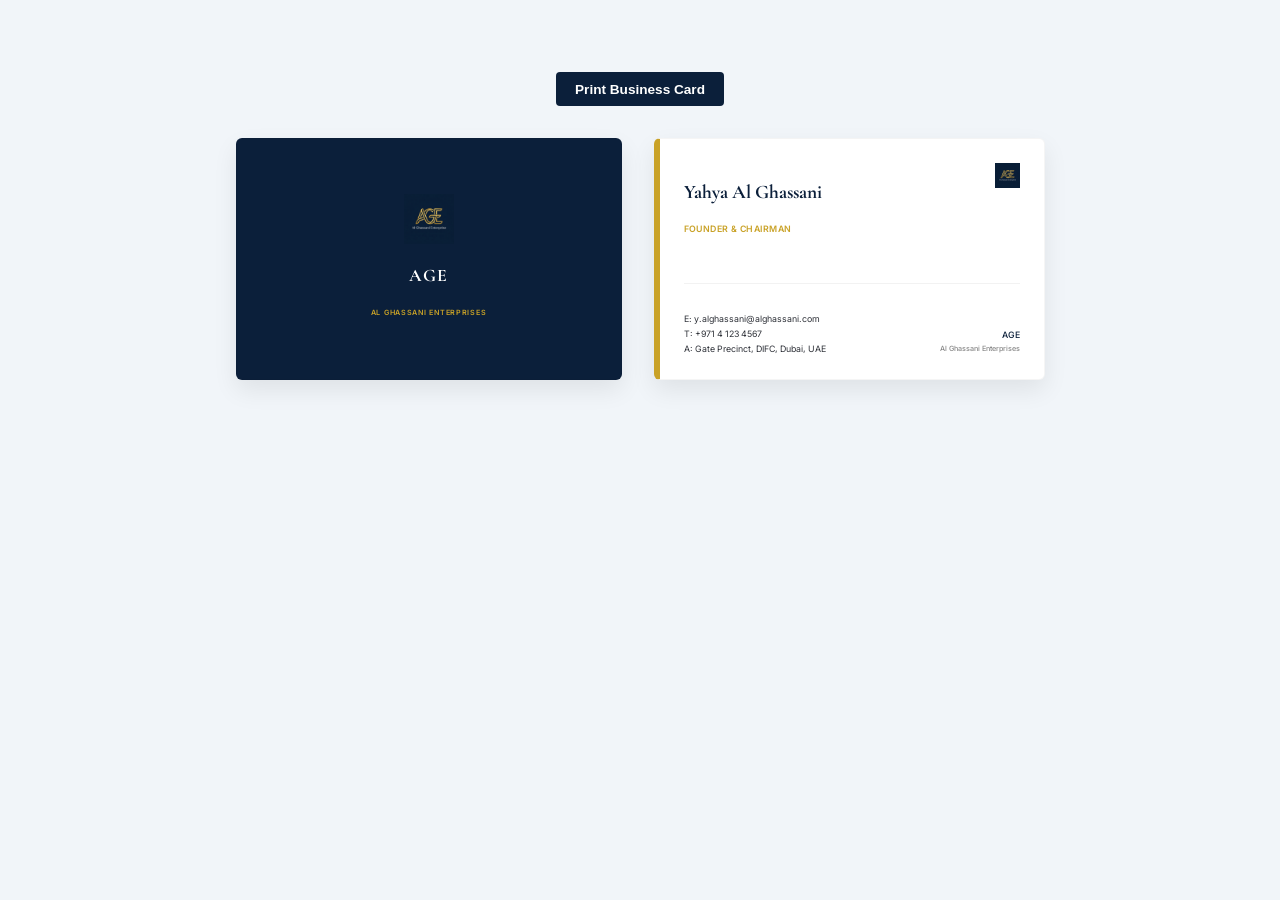
<file: brand/business_card.html>
<!DOCTYPE html>
<html lang="en">
<head>
    <meta charset="UTF-8">
    <meta name="viewport" content="width=device-width, initial-scale=1.0">
    <title>AGE Business Card Template</title>
    <!-- Google Fonts -->
    <link href="https://fonts.googleapis.com/css2?family=Cormorant+Garamond:wght@400;600;700&family=Inter:wght@300;400;500;600&display=swap" rel="stylesheet">
    <link rel="stylesheet" href="brand_kit.css">
    <style>
        body {
            background-color: #f1f5f9;
            font-family: var(--font-body);
            padding: 4rem 2rem;
            display: flex;
            flex-direction: column;
            align-items: center;
            gap: 2rem;
        }

        .actions {
            display: flex;
            gap: 1rem;
        }

        .btn {
            background-color: var(--color-navy);
            color: #ffffff;
            border: none;
            padding: 0.6rem 1.2rem;
            font-size: 0.85rem;
            font-weight: 600;
            border-radius: 4px;
            cursor: pointer;
        }

        .btn:hover {
            background-color: var(--color-gold);
        }

        /* Business Card Card Container */
        .card-container {
            display: flex;
            gap: 2rem;
            flex-wrap: wrap;
            justify-content: center;
        }

        .card {
            width: 3.5in;
            height: 2in;
            background-color: #ffffff;
            box-shadow: 0 10px 25px rgba(0,0,0,0.08);
            border-radius: 6px;
            position: relative;
            overflow: hidden;
            display: flex;
            flex-direction: column;
            justify-content: space-between;
            padding: 0.25in;
            border: 1px solid rgba(0,0,0,0.04);
        }

        /* Front Side styling (Navy cover) */
        .card-front {
            background-color: var(--color-navy);
            align-items: center;
            justify-content: center;
            text-align: center;
        }

        .card-logo {
            width: 50px;
            height: 50px;
            object-fit: contain;
            margin-bottom: 0.4rem;
        }

        .card-front h2 {
            font-family: var(--font-heading);
            color: #ffffff;
            font-size: 1.1rem;
            font-weight: 700;
            letter-spacing: 0.05em;
        }

        .card-front p {
            color: var(--color-gold);
            font-size: 0.45rem;
            text-transform: uppercase;
            letter-spacing: 0.1em;
            font-weight: 600;
        }

        /* Back Side styling (White detail card) */
        .card-back {
            background-color: #ffffff;
            border-left: 6px solid var(--color-gold);
        }

        .card-back-header {
            display: flex;
            justify-content: space-between;
            align-items: flex-start;
        }

        .founder-name {
            font-family: var(--font-heading);
            font-size: 1.2rem;
            font-weight: 700;
            color: var(--color-navy);
            line-height: 1.1;
        }

        .founder-title {
            font-size: 0.55rem;
            color: var(--color-gold);
            text-transform: uppercase;
            letter-spacing: 0.05em;
            font-weight: 600;
            margin-top: 0.15rem;
        }

        .small-logo {
            width: 25px;
            height: 25px;
            object-fit: contain;
        }

        .card-back-details {
            font-size: 0.55rem;
            color: var(--color-charcoal);
            line-height: 1.5;
            display: flex;
            justify-content: space-between;
            align-items: flex-end;
            border-top: 1px solid rgba(0,0,0,0.05);
            padding-top: 0.3in;
        }

        .contact-col {
            display: flex;
            flex-direction: column;
            gap: 0.1rem;
        }

        .company-col {
            text-align: right;
            font-weight: 500;
            color: var(--color-navy);
        }

        /* Print optimizations for 3.5x2 inch output */
        @media print {
            body {
                background-color: #ffffff;
                padding: 0;
            }
            .actions {
                display: none;
            }
            .card-container {
                gap: 0;
            }
            .card {
                box-shadow: none;
                page-break-after: always;
                border: 1px dashed #ccc;
            }
        }
    </style>
</head>
<body>

    <div class="actions">
        <button class="btn" onclick="window.print()">Print Business Card</button>
    </div>

    <div class="card-container">
        <!-- FRONT SIDE -->
        <div class="card card-front">
            <img src="../logo.png" alt="AGE Logo" class="card-logo">
            <h2>AGE</h2>
            <p>Al Ghassani Enterprises</p>
        </div>

        <!-- BACK SIDE -->
        <div class="card card-back">
            <div class="card-back-header">
                <div>
                    <h3 class="founder-name">Yahya Al Ghassani</h3>
                    <p class="founder-title">Founder & Chairman</p>
                </div>
                <img src="../logo.png" alt="AGE Logo" class="small-logo">
            </div>
            <div class="card-back-details">
                <div class="contact-col">
                    <span>E: y.alghassani@alghassani.com</span>
                    <span>T: +971 4 123 4567</span>
                    <span>A: Gate Precinct, DIFC, Dubai, UAE</span>
                </div>
                <div class="company-col">
                    <span>AGE</span><br>
                    <span style="font-size:0.45rem; color:#888;">Al Ghassani Enterprises</span>
                </div>
            </div>
        </div>
    </div>

</body>
</html>
</file>
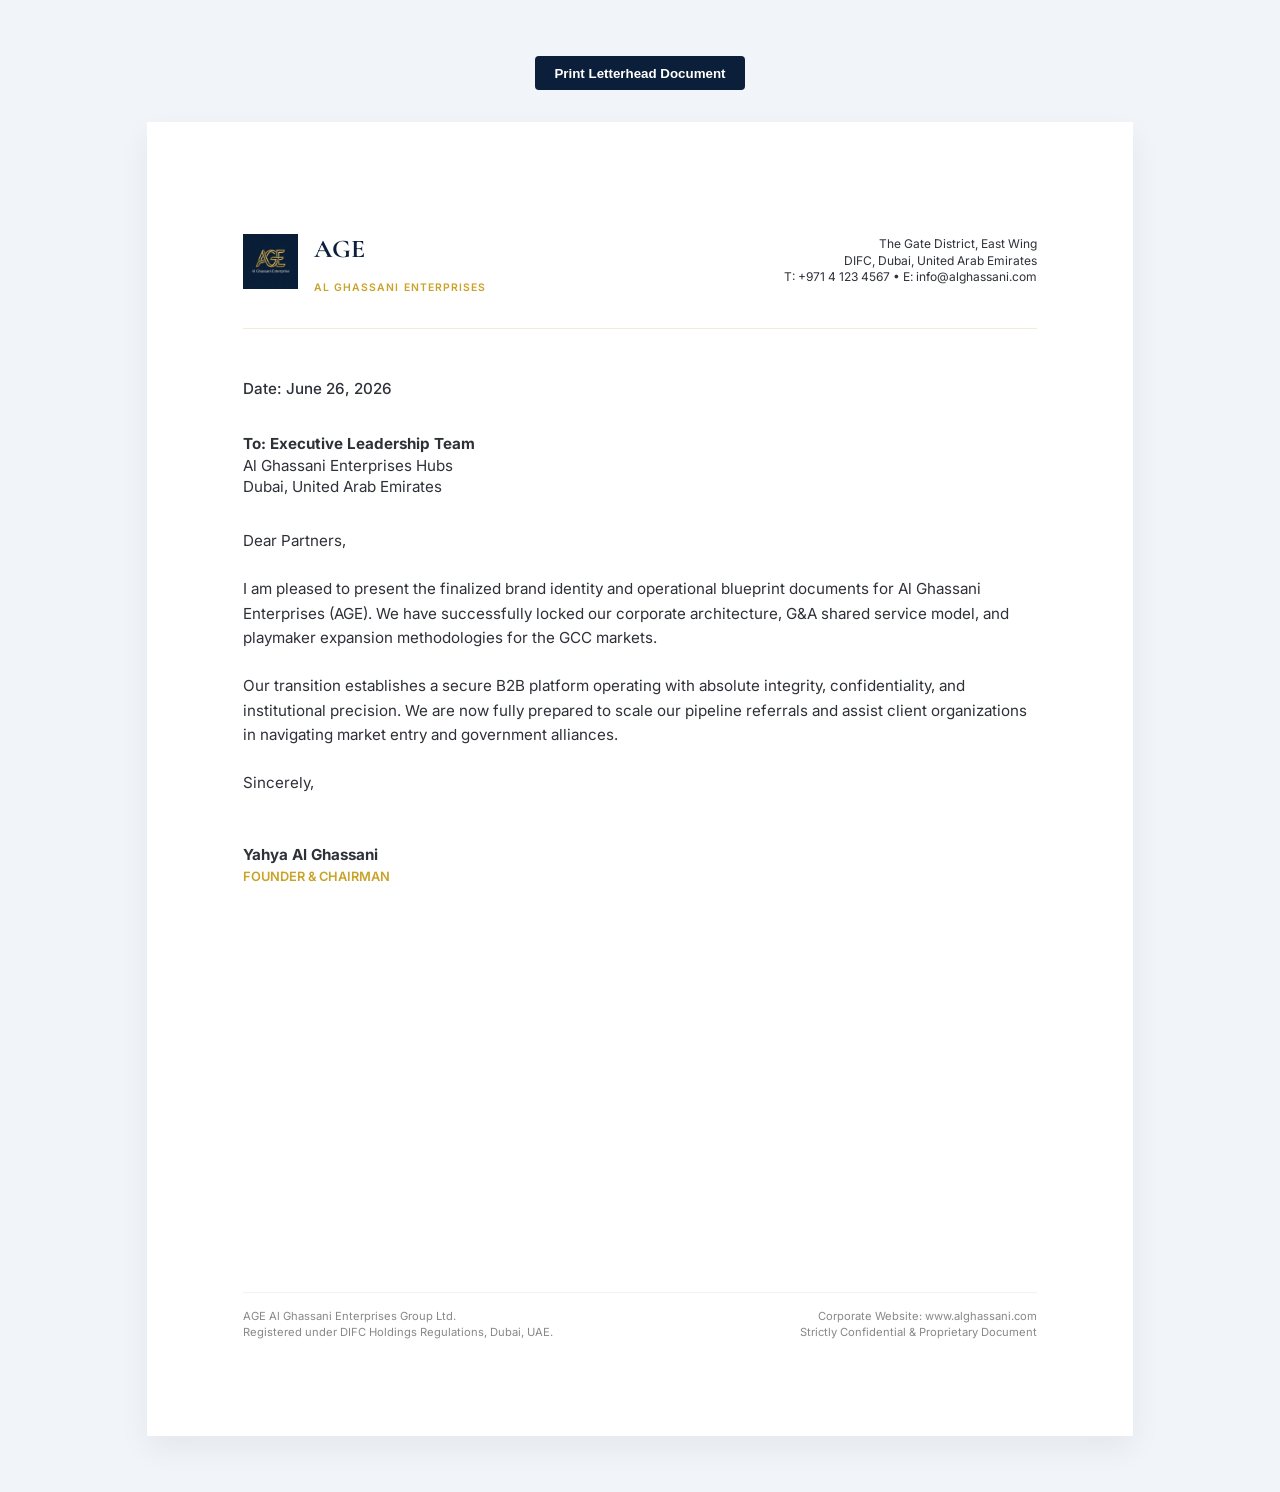
<file: brand/letterhead.html>
<!DOCTYPE html>
<html lang="en">
<head>
    <meta charset="UTF-8">
    <meta name="viewport" content="width=device-width, initial-scale=1.0">
    <title>AGE Corporate Letterhead</title>
    <link href="https://fonts.googleapis.com/css2?family=Cormorant+Garamond:wght@400;600;700&family=Inter:wght@300;400;500;600&display=swap" rel="stylesheet">
    <link rel="stylesheet" href="brand_kit.css">
    <style>
        body {
            background-color: #f1f5f9;
            font-family: var(--font-body);
            padding: 3rem 1rem;
            display: flex;
            flex-direction: column;
            align-items: center;
        }

        .actions {
            margin-bottom: 2rem;
        }

        .btn {
            background-color: var(--color-navy);
            color: #ffffff;
            border: none;
            padding: 0.6rem 1.2rem;
            font-weight: 600;
            border-radius: 4px;
            cursor: pointer;
        }

        .btn:hover {
            background-color: var(--color-gold);
        }

        /* A4 Page container */
        .page {
            width: 8.27in;
            height: 11.69in;
            background: #ffffff;
            box-shadow: 0 12px 30px rgba(0,0,0,0.06);
            padding: 1in;
            display: flex;
            flex-direction: column;
            justify-content: space-between;
            position: relative;
        }

        /* Letterhead Header */
        .letterhead-header {
            display: flex;
            justify-content: space-between;
            align-items: center;
            border-bottom: 1px solid rgba(201, 162, 39, 0.2);
            padding-bottom: 1.5rem;
        }

        .logo-box {
            display: flex;
            align-items: center;
            gap: 1rem;
        }

        .logo-img {
            width: 55px;
            height: 55px;
            object-fit: contain;
        }

        .logo-text h1 {
            font-family: var(--font-heading);
            font-size: 1.6rem;
            color: var(--color-navy);
            line-height: 1.1;
        }

        .logo-text p {
            font-size: 0.65rem;
            text-transform: uppercase;
            letter-spacing: 0.1em;
            color: var(--color-gold);
            font-weight: 600;
        }

        .header-meta {
            text-align: right;
            font-size: 0.75rem;
            color: var(--color-charcoal);
            line-height: 1.4;
        }

        /* Letterhead Content Body */
        .letterhead-body {
            flex-grow: 1;
            padding: 3rem 0;
            font-size: 0.95rem;
            color: var(--color-charcoal);
            line-height: 1.6;
        }

        .date-line {
            margin-bottom: 2rem;
            font-weight: 500;
        }

        .recipient-block {
            margin-bottom: 2rem;
            line-height: 1.4;
        }

        .letter-content p {
            margin-bottom: 1.5rem;
        }

        .signature-block {
            margin-top: 3rem;
            line-height: 1.4;
        }

        /* Letterhead Footer */
        .letterhead-footer {
            border-top: 1px solid rgba(0,0,0,0.05);
            padding-top: 1rem;
            display: flex;
            justify-content: space-between;
            font-size: 0.7rem;
            color: #888;
            line-height: 1.4;
        }

        /* Print optimization */
        @media print {
            body {
                background-color: #ffffff;
                padding: 0;
            }
            .actions {
                display: none;
            }
            .page {
                box-shadow: none;
                padding: 1in;
                width: 100%;
                height: 100%;
            }
        }
    </style>
</head>
<body>

    <div class="actions">
        <button class="btn" onclick="window.print()">Print Letterhead Document</button>
    </div>

    <div class="page">
        <!-- HEADER -->
        <header class="letterhead-header">
            <div class="logo-box">
                <img src="../logo.png" alt="AGE Logo" class="logo-img">
                <div class="logo-text">
                    <h1>AGE</h1>
                    <p>Al Ghassani Enterprises</p>
                </div>
            </div>
            <div class="header-meta">
                <span>The Gate District, East Wing</span><br>
                <span>DIFC, Dubai, United Arab Emirates</span><br>
                <span>T: +971 4 123 4567 • E: info@alghassani.com</span>
            </div>
        </header>

        <!-- BODY -->
        <main class="letterhead-body">
            <div class="date-line">Date: June 26, 2026</div>
            <div class="recipient-block">
                <strong>To: Executive Leadership Team</strong><br>
                <span>Al Ghassani Enterprises Hubs</span><br>
                <span>Dubai, United Arab Emirates</span>
            </div>
            <div class="letter-content">
                <p>Dear Partners,</p>
                <p>
                    I am pleased to present the finalized brand identity and operational blueprint documents for Al Ghassani Enterprises (AGE). We have successfully locked our corporate architecture, G&A shared service model, and playmaker expansion methodologies for the GCC markets.
                </p>
                <p>
                    Our transition establishes a secure B2B platform operating with absolute integrity, confidentiality, and institutional precision. We are now fully prepared to scale our pipeline referrals and assist client organizations in navigating market entry and government alliances.
                </p>
                <p>Sincerely,</p>
            </div>
            <div class="signature-block">
                <strong>Yahya Al Ghassani</strong><br>
                <span style="color:var(--color-gold); font-size:0.8rem; font-weight:600; text-transform:uppercase;">Founder & Chairman</span>
            </div>
        </main>

        <!-- FOOTER -->
        <footer class="letterhead-footer">
            <div>
                <span>AGE Al Ghassani Enterprises Group Ltd.</span><br>
                <span>Registered under DIFC Holdings Regulations, Dubai, UAE.</span>
            </div>
            <div style="text-align: right;">
                <span>Corporate Website: www.alghassani.com</span><br>
                <span>Strictly Confidential & Proprietary Document</span>
            </div>
        </footer>
    </div>

</body>
</html>
</file>
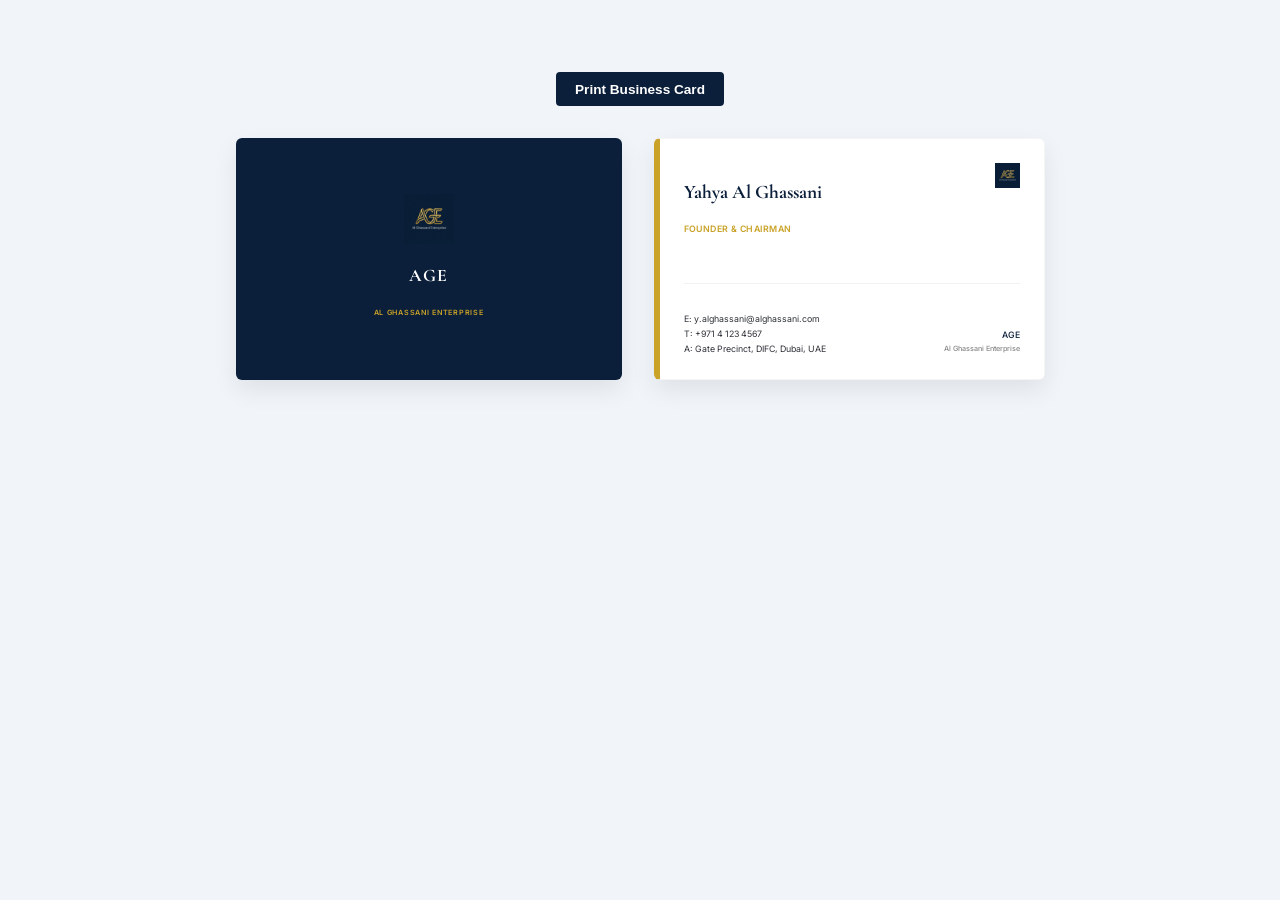
<file: age_digital_assets/brand/business_card.html>
<!DOCTYPE html>
<html lang="en">
<head>
    <meta charset="UTF-8">
    <meta name="viewport" content="width=device-width, initial-scale=1.0">
    <title>AGE Business Card Template</title>
    <!-- Google Fonts -->
    <link href="https://fonts.googleapis.com/css2?family=Cormorant+Garamond:wght@400;600;700&family=Inter:wght@300;400;500;600&display=swap" rel="stylesheet">
    <link rel="stylesheet" href="brand_kit.css">
    <style>
        body {
            background-color: #f1f5f9;
            font-family: var(--font-body);
            padding: 4rem 2rem;
            display: flex;
            flex-direction: column;
            align-items: center;
            gap: 2rem;
        }

        .actions {
            display: flex;
            gap: 1rem;
        }

        .btn {
            background-color: var(--color-navy);
            color: #ffffff;
            border: none;
            padding: 0.6rem 1.2rem;
            font-size: 0.85rem;
            font-weight: 600;
            border-radius: 4px;
            cursor: pointer;
        }

        .btn:hover {
            background-color: var(--color-gold);
        }

        /* Business Card Card Container */
        .card-container {
            display: flex;
            gap: 2rem;
            flex-wrap: wrap;
            justify-content: center;
        }

        .card {
            width: 3.5in;
            height: 2in;
            background-color: #ffffff;
            box-shadow: 0 10px 25px rgba(0,0,0,0.08);
            border-radius: 6px;
            position: relative;
            overflow: hidden;
            display: flex;
            flex-direction: column;
            justify-content: space-between;
            padding: 0.25in;
            border: 1px solid rgba(0,0,0,0.04);
        }

        /* Front Side styling (Navy cover) */
        .card-front {
            background-color: var(--color-navy);
            align-items: center;
            justify-content: center;
            text-align: center;
        }

        .card-logo {
            width: 50px;
            height: 50px;
            object-fit: contain;
            margin-bottom: 0.4rem;
        }

        .card-front h2 {
            font-family: var(--font-heading);
            color: #ffffff;
            font-size: 1.1rem;
            font-weight: 700;
            letter-spacing: 0.05em;
        }

        .card-front p {
            color: var(--color-gold);
            font-size: 0.45rem;
            text-transform: uppercase;
            letter-spacing: 0.1em;
            font-weight: 600;
        }

        /* Back Side styling (White detail card) */
        .card-back {
            background-color: #ffffff;
            border-left: 6px solid var(--color-gold);
        }

        .card-back-header {
            display: flex;
            justify-content: space-between;
            align-items: flex-start;
        }

        .founder-name {
            font-family: var(--font-heading);
            font-size: 1.2rem;
            font-weight: 700;
            color: var(--color-navy);
            line-height: 1.1;
        }

        .founder-title {
            font-size: 0.55rem;
            color: var(--color-gold);
            text-transform: uppercase;
            letter-spacing: 0.05em;
            font-weight: 600;
            margin-top: 0.15rem;
        }

        .small-logo {
            width: 25px;
            height: 25px;
            object-fit: contain;
        }

        .card-back-details {
            font-size: 0.55rem;
            color: var(--color-charcoal);
            line-height: 1.5;
            display: flex;
            justify-content: space-between;
            align-items: flex-end;
            border-top: 1px solid rgba(0,0,0,0.05);
            padding-top: 0.3in;
        }

        .contact-col {
            display: flex;
            flex-direction: column;
            gap: 0.1rem;
        }

        .company-col {
            text-align: right;
            font-weight: 500;
            color: var(--color-navy);
        }

        /* Print optimizations for 3.5x2 inch output */
        @media print {
            body {
                background-color: #ffffff;
                padding: 0;
            }
            .actions {
                display: none;
            }
            .card-container {
                gap: 0;
            }
            .card {
                box-shadow: none;
                page-break-after: always;
                border: 1px dashed #ccc;
            }
        }
    </style>
</head>
<body>

    <div class="actions">
        <button class="btn" onclick="window.print()">Print Business Card</button>
    </div>

    <div class="card-container">
        <!-- FRONT SIDE -->
        <div class="card card-front">
            <img src="../logo.png" alt="AGE Logo" class="card-logo">
            <h2>AGE</h2>
            <p>Al Ghassani Enterprise</p>
        </div>

        <!-- BACK SIDE -->
        <div class="card card-back">
            <div class="card-back-header">
                <div>
                    <h3 class="founder-name">Yahya Al Ghassani</h3>
                    <p class="founder-title">Founder & Chairman</p>
                </div>
                <img src="../logo.png" alt="AGE Logo" class="small-logo">
            </div>
            <div class="card-back-details">
                <div class="contact-col">
                    <span>E: y.alghassani@alghassani.com</span>
                    <span>T: +971 4 123 4567</span>
                    <span>A: Gate Precinct, DIFC, Dubai, UAE</span>
                </div>
                <div class="company-col">
                    <span>AGE</span><br>
                    <span style="font-size:0.45rem; color:#888;">Al Ghassani Enterprise</span>
                </div>
            </div>
        </div>
    </div>

</body>
</html>
</file>
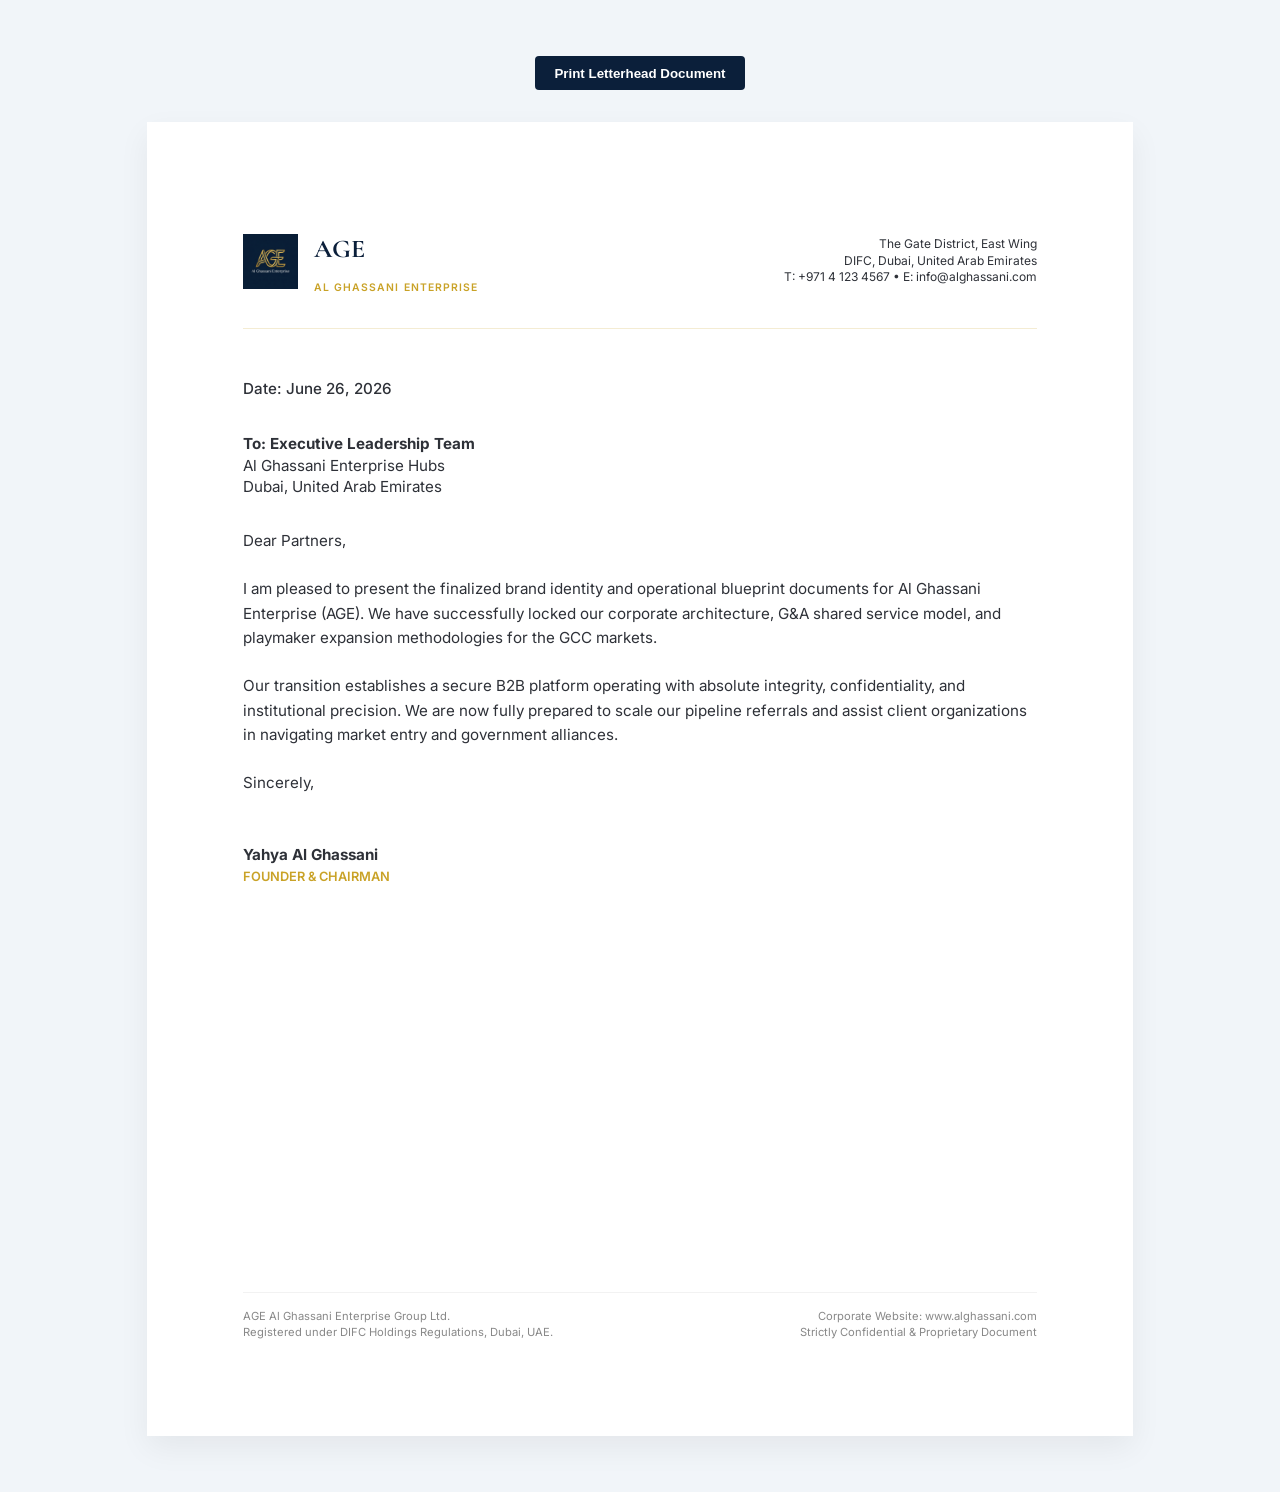
<file: age_digital_assets/brand/letterhead.html>
<!DOCTYPE html>
<html lang="en">
<head>
    <meta charset="UTF-8">
    <meta name="viewport" content="width=device-width, initial-scale=1.0">
    <title>AGE Corporate Letterhead</title>
    <link href="https://fonts.googleapis.com/css2?family=Cormorant+Garamond:wght@400;600;700&family=Inter:wght@300;400;500;600&display=swap" rel="stylesheet">
    <link rel="stylesheet" href="brand_kit.css">
    <style>
        body {
            background-color: #f1f5f9;
            font-family: var(--font-body);
            padding: 3rem 1rem;
            display: flex;
            flex-direction: column;
            align-items: center;
        }

        .actions {
            margin-bottom: 2rem;
        }

        .btn {
            background-color: var(--color-navy);
            color: #ffffff;
            border: none;
            padding: 0.6rem 1.2rem;
            font-weight: 600;
            border-radius: 4px;
            cursor: pointer;
        }

        .btn:hover {
            background-color: var(--color-gold);
        }

        /* A4 Page container */
        .page {
            width: 8.27in;
            height: 11.69in;
            background: #ffffff;
            box-shadow: 0 12px 30px rgba(0,0,0,0.06);
            padding: 1in;
            display: flex;
            flex-direction: column;
            justify-content: space-between;
            position: relative;
        }

        /* Letterhead Header */
        .letterhead-header {
            display: flex;
            justify-content: space-between;
            align-items: center;
            border-bottom: 1px solid rgba(201, 162, 39, 0.2);
            padding-bottom: 1.5rem;
        }

        .logo-box {
            display: flex;
            align-items: center;
            gap: 1rem;
        }

        .logo-img {
            width: 55px;
            height: 55px;
            object-fit: contain;
        }

        .logo-text h1 {
            font-family: var(--font-heading);
            font-size: 1.6rem;
            color: var(--color-navy);
            line-height: 1.1;
        }

        .logo-text p {
            font-size: 0.65rem;
            text-transform: uppercase;
            letter-spacing: 0.1em;
            color: var(--color-gold);
            font-weight: 600;
        }

        .header-meta {
            text-align: right;
            font-size: 0.75rem;
            color: var(--color-charcoal);
            line-height: 1.4;
        }

        /* Letterhead Content Body */
        .letterhead-body {
            flex-grow: 1;
            padding: 3rem 0;
            font-size: 0.95rem;
            color: var(--color-charcoal);
            line-height: 1.6;
        }

        .date-line {
            margin-bottom: 2rem;
            font-weight: 500;
        }

        .recipient-block {
            margin-bottom: 2rem;
            line-height: 1.4;
        }

        .letter-content p {
            margin-bottom: 1.5rem;
        }

        .signature-block {
            margin-top: 3rem;
            line-height: 1.4;
        }

        /* Letterhead Footer */
        .letterhead-footer {
            border-top: 1px solid rgba(0,0,0,0.05);
            padding-top: 1rem;
            display: flex;
            justify-content: space-between;
            font-size: 0.7rem;
            color: #888;
            line-height: 1.4;
        }

        /* Print optimization */
        @media print {
            body {
                background-color: #ffffff;
                padding: 0;
            }
            .actions {
                display: none;
            }
            .page {
                box-shadow: none;
                padding: 1in;
                width: 100%;
                height: 100%;
            }
        }
    </style>
</head>
<body>

    <div class="actions">
        <button class="btn" onclick="window.print()">Print Letterhead Document</button>
    </div>

    <div class="page">
        <!-- HEADER -->
        <header class="letterhead-header">
            <div class="logo-box">
                <img src="../logo.png" alt="AGE Logo" class="logo-img">
                <div class="logo-text">
                    <h1>AGE</h1>
                    <p>Al Ghassani Enterprise</p>
                </div>
            </div>
            <div class="header-meta">
                <span>The Gate District, East Wing</span><br>
                <span>DIFC, Dubai, United Arab Emirates</span><br>
                <span>T: +971 4 123 4567 • E: info@alghassani.com</span>
            </div>
        </header>

        <!-- BODY -->
        <main class="letterhead-body">
            <div class="date-line">Date: June 26, 2026</div>
            <div class="recipient-block">
                <strong>To: Executive Leadership Team</strong><br>
                <span>Al Ghassani Enterprise Hubs</span><br>
                <span>Dubai, United Arab Emirates</span>
            </div>
            <div class="letter-content">
                <p>Dear Partners,</p>
                <p>
                    I am pleased to present the finalized brand identity and operational blueprint documents for Al Ghassani Enterprise (AGE). We have successfully locked our corporate architecture, G&A shared service model, and playmaker expansion methodologies for the GCC markets.
                </p>
                <p>
                    Our transition establishes a secure B2B platform operating with absolute integrity, confidentiality, and institutional precision. We are now fully prepared to scale our pipeline referrals and assist client organizations in navigating market entry and government alliances.
                </p>
                <p>Sincerely,</p>
            </div>
            <div class="signature-block">
                <strong>Yahya Al Ghassani</strong><br>
                <span style="color:var(--color-gold); font-size:0.8rem; font-weight:600; text-transform:uppercase;">Founder & Chairman</span>
            </div>
        </main>

        <!-- FOOTER -->
        <footer class="letterhead-footer">
            <div>
                <span>AGE Al Ghassani Enterprise Group Ltd.</span><br>
                <span>Registered under DIFC Holdings Regulations, Dubai, UAE.</span>
            </div>
            <div style="text-align: right;">
                <span>Corporate Website: www.alghassani.com</span><br>
                <span>Strictly Confidential & Proprietary Document</span>
            </div>
        </footer>
    </div>

</body>
</html>
</file>
<file: brand/brand_kit.css>
/* ==========================================================================
   AL GHASSANI ENTERPRISES - BRAND KIT STYLES (PRINT & DIGITAL)
   ========================================================================== */

:root {
    --color-navy: #0B1F3A;
    --color-gold: #C9A227;
    --color-charcoal: #2E3138;
    --color-light-bg: #F9FAF7;
    --font-heading: 'Cormorant Garamond', 'Georgia', serif;
    --font-body: 'Inter', -apple-system, BlinkMacSystemFont, sans-serif;
}

/* Base Print setup */
@page {
    size: A4;
    margin: 20mm;
}

/* Premium business typography defaults */
.brand-title {
    font-family: var(--font-heading);
    color: var(--color-navy);
    font-weight: 700;
}

.brand-accent {
    color: var(--color-gold);
    text-transform: uppercase;
    letter-spacing: 0.1em;
    font-weight: 600;
}

.brand-text {
    font-family: var(--font-body);
    color: var(--color-charcoal);
}
</file>
<file: age_digital_assets/brand/brand_kit.css>
/* ==========================================================================
   AL GHASSANI ENTERPRISE - BRAND KIT STYLES (PRINT & DIGITAL)
   ========================================================================== */

:root {
    --color-navy: #0B1F3A;
    --color-gold: #C9A227;
    --color-charcoal: #2E3138;
    --color-light-bg: #F9FAF7;
    --font-heading: 'Cormorant Garamond', 'Georgia', serif;
    --font-body: 'Inter', -apple-system, BlinkMacSystemFont, sans-serif;
}

/* Base Print setup */
@page {
    size: A4;
    margin: 20mm;
}

/* Premium business typography defaults */
.brand-title {
    font-family: var(--font-heading);
    color: var(--color-navy);
    font-weight: 700;
}

.brand-accent {
    color: var(--color-gold);
    text-transform: uppercase;
    letter-spacing: 0.1em;
    font-weight: 600;
}

.brand-text {
    font-family: var(--font-body);
    color: var(--color-charcoal);
}
</file>
